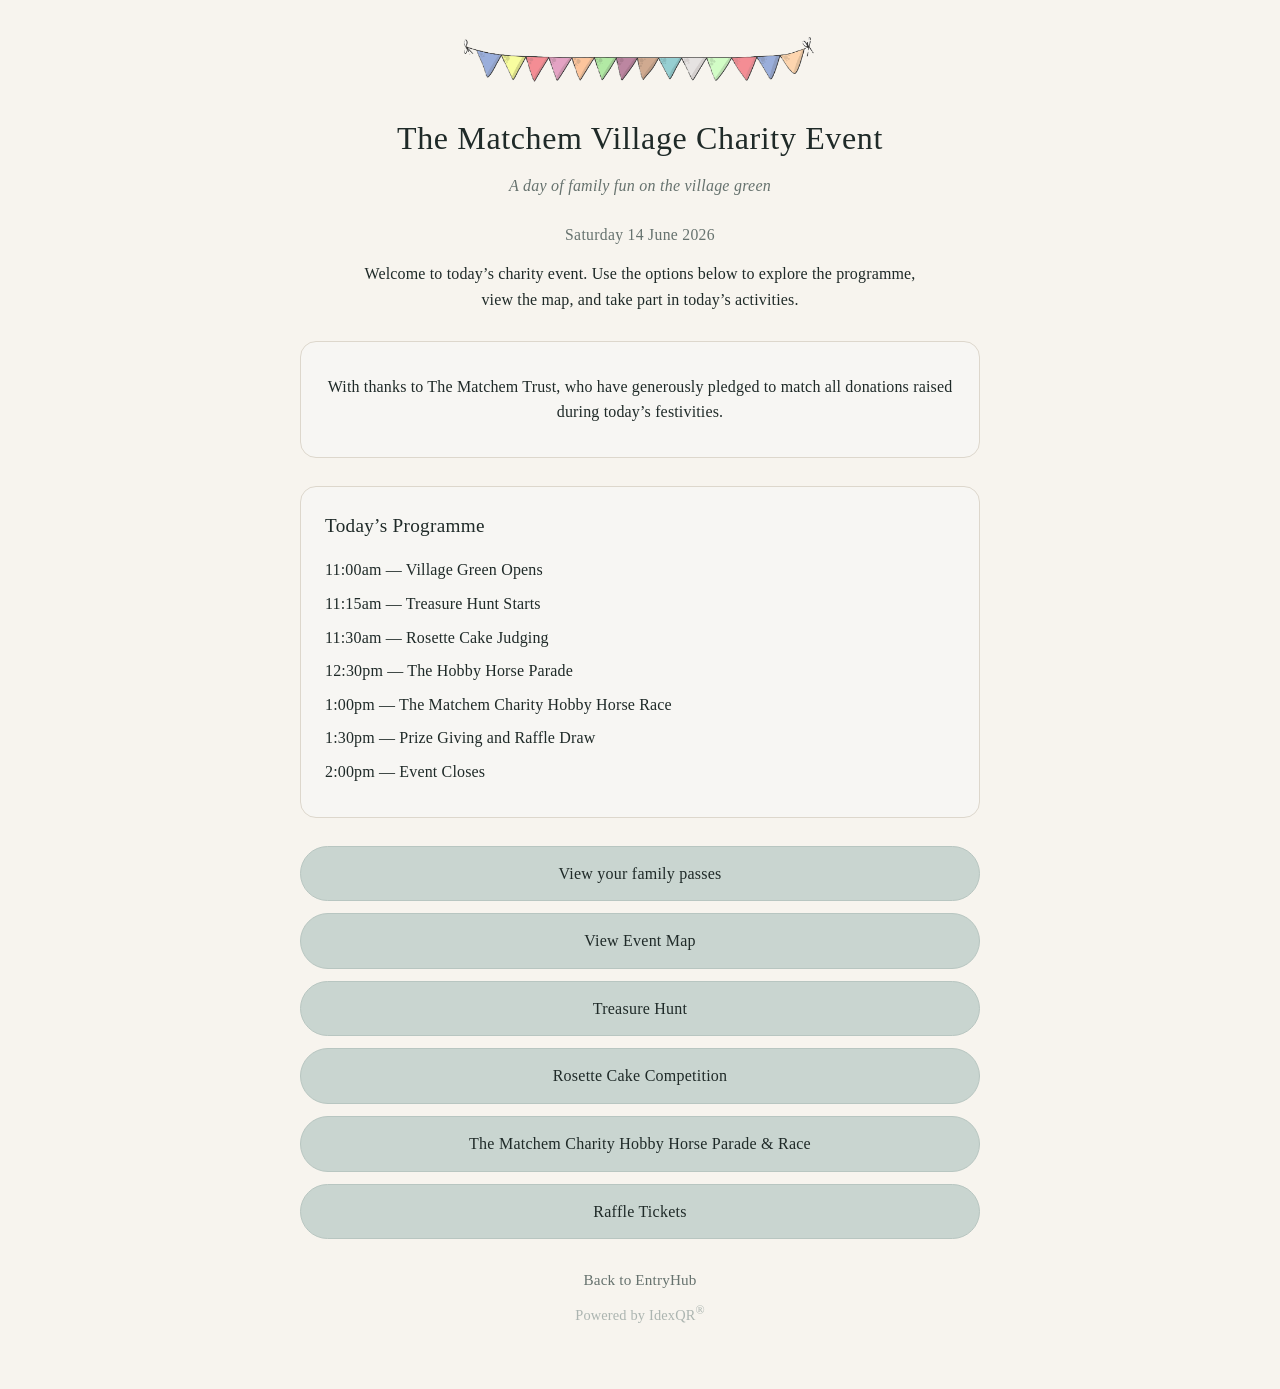
<file: index.html>
<!doctype html>
<html lang="en-GB">
<head>
  <meta charset="utf-8" />
  <meta name="viewport" content="width=device-width, initial-scale=1" />
  <title>The Matchem Village Charity Event</title>
  <meta
    name="description"
    content="A day of family fun on the village green."
  />
  <link rel="stylesheet" href="style.css?v=3" />
</head>

<body>
<main class="wrap hero">

  <img src="images/bunting.png" alt="" class="bunting" aria-hidden="true">

  <h1>The Matchem Village Charity Event</h1>

  <p class="sub">A day of family fun on the village green</p>

   <p class="event-date">Saturday 14 June 2026</p>

  <p class="intro">
    Welcome to today’s charity event.  
    Use the options below to explore the programme, view the map, and take part in today’s activities.
  </p>

 <section class="card support-card">
  <p>
    With thanks to The Matchem Trust, who have generously pledged to match all donations raised during today’s festivities.
  </p>
</section>

  <section class="card">
    <h2>Today’s Programme</h2>

    <p>11:00am — Village Green Opens</p>
    <p>11:15am — Treasure Hunt Starts</p>
    <p>11:30am — Rosette Cake Judging</p>
    <p>12:30pm — The Hobby Horse Parade</p>
    <p>1:00pm — The Matchem Charity Hobby Horse Race</p>
    <p>1:30pm — Prize Giving and Raffle Draw</p>
    <p>2:00pm — Event Closes</p>
  </section>

  <div class="button-group">
  <a href="tickets.html" class="quiet-button">View your family passes</a>
  <a href="map.html" class="quiet-button">View Event Map</a>
  <a href="treasure.html" class="quiet-button">Treasure Hunt</a>
  <a href="cake.html" class="quiet-button">Rosette Cake Competition</a>
  <a href="race.html" class="quiet-button">The Matchem Charity Hobby Horse Parade & Race</a>
  <a href="https://qr-entryhub.com/raffle.html" class="quiet-button">Raffle Tickets</a>
</div>

 <a href="https://qr-entryhub.com" class="back-link">
  Back to EntryHub
</a>

<p class="powered-by">
  Powered by IdexQR<sup>®</sup>
</p>
</main>
</body>
</html>
</file>
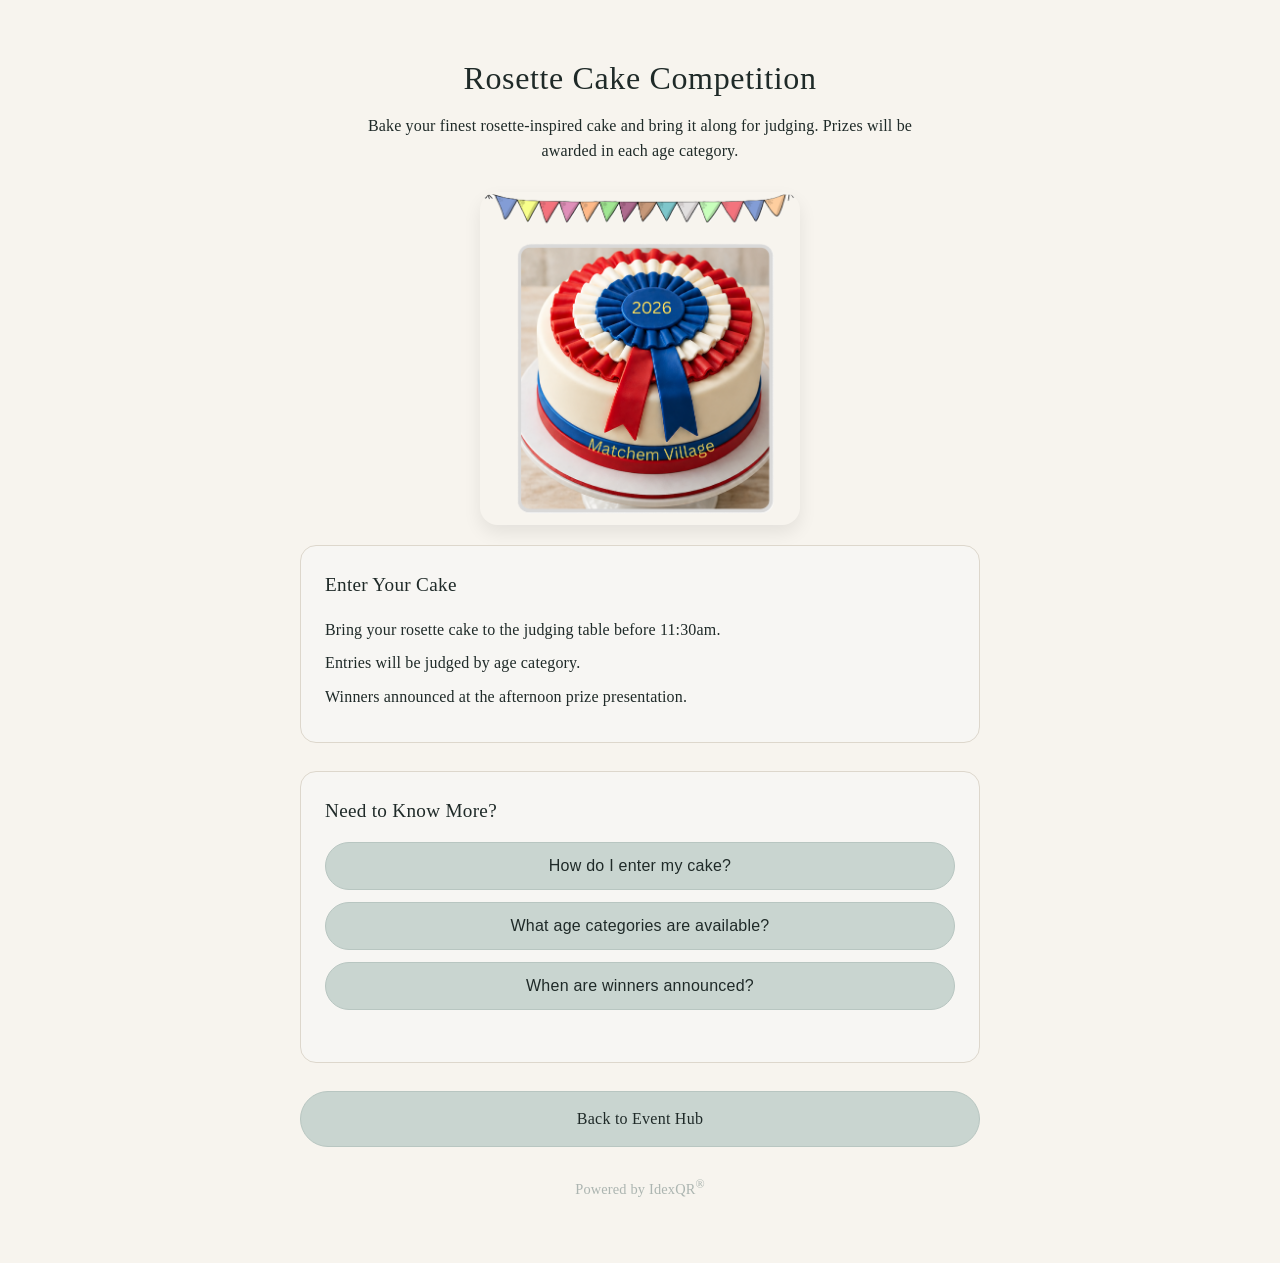
<file: cake.html>
<!doctype html>
<html lang="en-GB">
<head>
  <meta charset="utf-8" />
  <meta name="viewport" content="width=device-width, initial-scale=1" />
  <title>Rosette Cake Competition — The Matchem Village Charity Event</title>
<meta
  name="description"
  content="Enter the Rosette Cake Competition and bring your finest rosette-inspired cake for judging at today’s charity event."
/>
<link rel="stylesheet" href="style.css?v=2" />
</head>

<body>
<main class="wrap hero">

  <h1 id="page-title" class="sr-only">Rosette Cake Competition</h1>

  <p class="sr-only">
    You have opened the Rosette Cake Competition page.
    Here you can learn how to enter your cake and when judging will take place.
    Tap the information below to find out more.
  </p>

  <h1 aria-hidden="true">Rosette Cake Competition</h1>

  <p class="intro">
    Bake your finest rosette-inspired cake and bring it along for judging.
    Prizes will be awarded in each age category.
  </p>

  <img src="images/rosette-cake.png" alt="Rosette cake competition example" class="feature-image">

  <section class="card">
    <h2>Enter Your Cake</h2>
    <p>Bring your rosette cake to the judging table before 11:30am.</p>
    <p>Entries will be judged by age category.</p>
    <p>Winners announced at the afternoon prize presentation.</p>
  </section>
  
 <section class="card">
  <h2>Need to Know More?</h2>

  <div class="button-group">

    <button class="quiet-button" onclick="playSection('enter-cake', 'enterCake')">
      How do I enter my cake?
    </button>

    <button class="quiet-button" onclick="playSection('cake-categories', 'ageCategories')">
      What age categories are available?
    </button>

    <button class="quiet-button" onclick="playSection('cake-results', 'winnersAnnounced')">
      When are winners announced?
    </button>

  </div>

  <audio id="enter-cake" preload="none">
    <source src="audio/enter-cake.mp3" type="audio/mpeg">
  </audio>

  <audio id="cake-categories" preload="none">
    <source src="audio/cake-categories.mp3" type="audio/mpeg">
  </audio>

  <audio id="cake-results" preload="none">
    <source src="audio/cake-results.mp3" type="audio/mpeg">
  </audio>

  <div id="enterCake" class="discover-text" hidden>
  Bring your completed rosette cake to the Rosette Cake Tent before judging begins.
  A steward will record your name and age category before placing your entry for display.

  <button class="stop-audio-button" type="button" onclick="stopCurrentAudio()">
    Stop audio
  </button>
</div>

<div id="ageCategories" class="discover-text" hidden>
  The competition includes Junior, Youth, and Adult categories,
  so bakers of all ages can take part.

  <button class="stop-audio-button" type="button" onclick="stopCurrentAudio()">
    Stop audio
  </button>
</div>

<div id="winnersAnnounced" class="discover-text" hidden>
  Winners will be announced during the afternoon prize presentation at 1:30pm.

  <button class="stop-audio-button" type="button" onclick="stopCurrentAudio()">
    Stop audio
  </button>
</div>

</section>
  <div class="button-group">
    <a href="index.html" class="quiet-button">Back to Event Hub</a>
  </div>

  <p class="powered-by">
    Powered by IdexQR<sup>®</sup>
  </p>

  <script>
  let currentAudio = null;

  function stopCurrentAudio() {
    if (currentAudio) {
      currentAudio.pause();
      currentAudio.currentTime = 0;
      currentAudio = null;
    }

    document.querySelectorAll('audio').forEach(audio => {
      audio.pause();
      audio.currentTime = 0;
    });
  }

  function playSection(audioId, textId) {
    stopCurrentAudio();

    document.querySelectorAll('.discover-text').forEach(text => {
      text.hidden = true;
    });

    const selectedAudio = document.getElementById(audioId);
    const selectedText = document.getElementById(textId);

    if (selectedText) {
      selectedText.hidden = false;
    }

    if (selectedAudio) {
      currentAudio = selectedAudio;
      currentAudio.play();
    }
  }
</script>
  
</main>
</body>
</html>
</file>
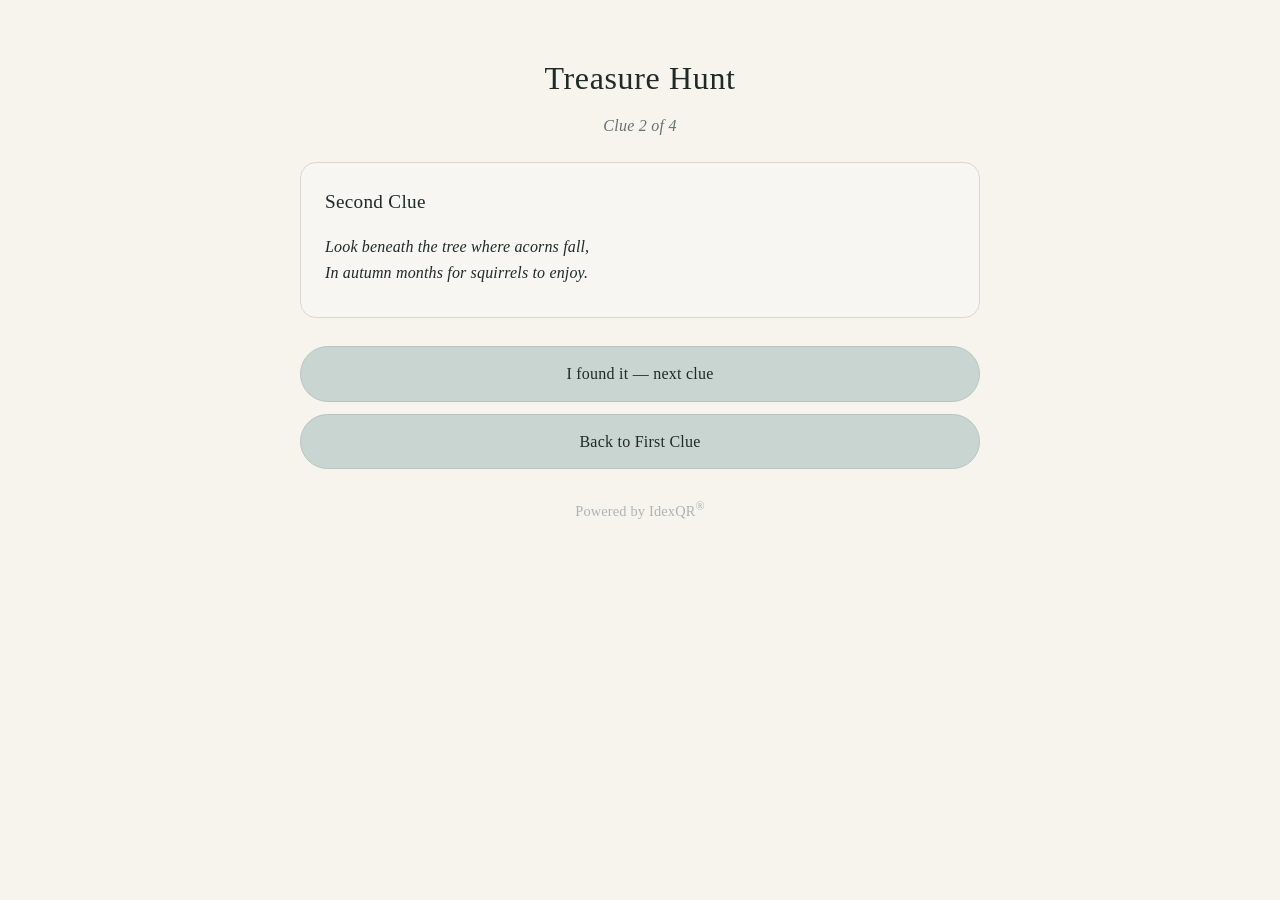
<file: clue2.html>
<!doctype html>
<html lang="en-GB">
<head>
  <meta charset="utf-8" />
  <meta name="viewport" content="width=device-width, initial-scale=1" />
  <title>Treasure Hunt — Clue 2</title>
  <meta
    name="description"
    content="Treasure Hunt Clue 2 for the Matchem Village Charity Event."
  />
  <link rel="stylesheet" href="style.css?v=1" />
</head>

<body>
<main class="wrap hero">

  <h1>Treasure Hunt</h1>

  <p class="sub">Clue 2 of 4</p>

  <section class="card">
    <h2>Second Clue</h2>
    <p><em>
      Look beneath the tree where acorns fall,<br>
      In autumn months for squirrels to enjoy.
    </em></p>
  </section>

  <div class="button-group">
    <a href="clue3.html" class="quiet-button">I found it — next clue</a>
    <a href="treasure.html" class="quiet-button">Back to First Clue</a>
  </div>

  <p class="powered-by">
    Powered by IdexQR<sup>®</sup>
  </p>

</main>
</body>
</html>
</file>
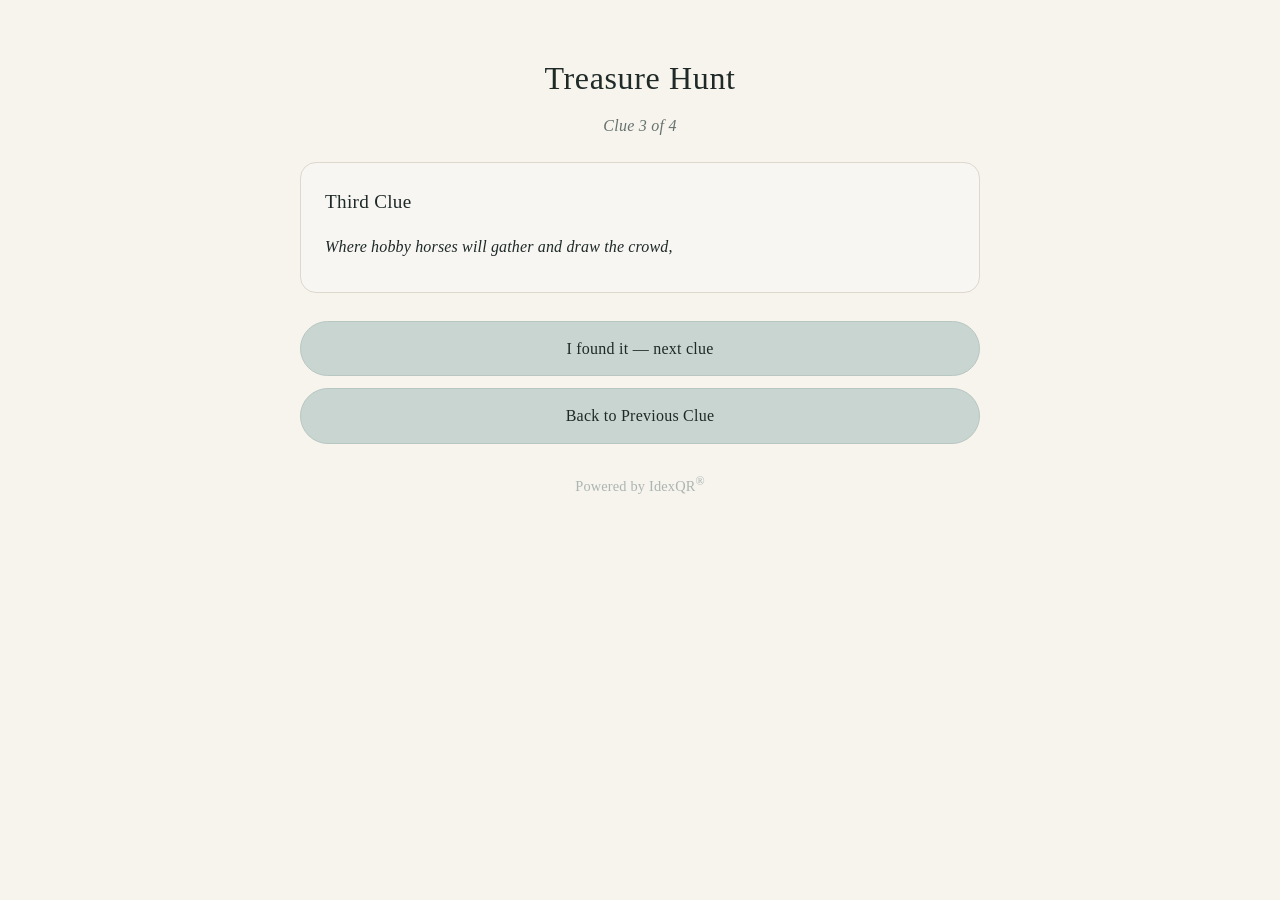
<file: clue3.html>
<!doctype html>
<html lang="en-GB">
<head>
  <meta charset="utf-8" />
  <meta name="viewport" content="width=device-width, initial-scale=1" />
  <title>Treasure Hunt — Clue 3</title>
  <meta
    name="description"
    content="Treasure Hunt Clue 3 for the Matchem Village Charity Event."
  />
  <link rel="stylesheet" href="style.css?v=1" />
</head>

<body>
<main class="wrap hero">

  <h1>Treasure Hunt</h1>

  <p class="sub">Clue 3 of 4</p>

  <section class="card">
    <h2>Third Clue</h2>
    <p><em>
      Where hobby horses will gather and draw the crowd,
    </em></p>
  </section>

  <div class="button-group">
    <a href="clue4.html" class="quiet-button">I found it — next clue</a>
    <a href="clue2.html" class="quiet-button">Back to Previous Clue</a>
  </div>

  <p class="powered-by">
    Powered by IdexQR<sup>®</sup>
  </p>

</main>
</body>
</html>
</file>
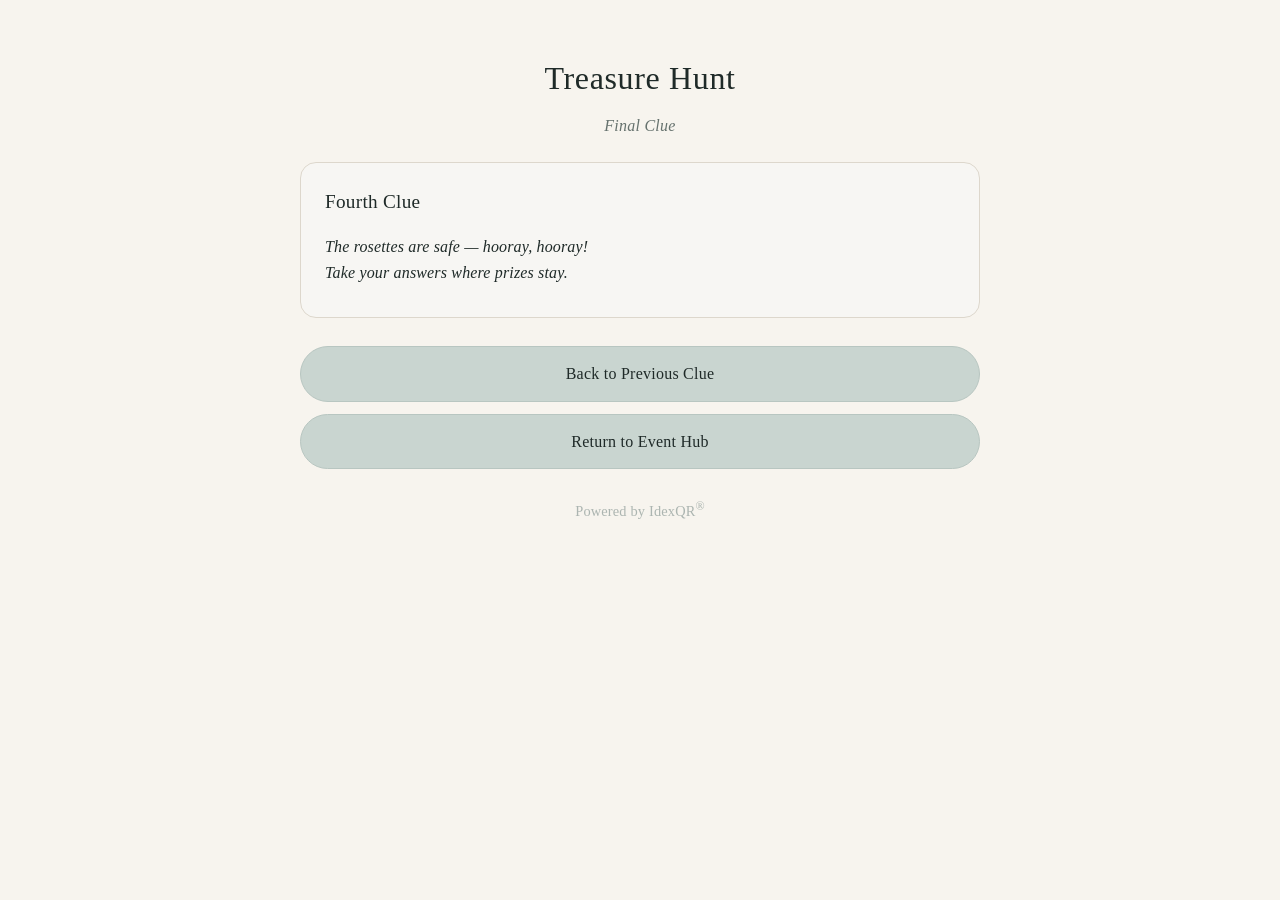
<file: clue4.html>
<!doctype html>
<html lang="en-GB">
<head>
  <meta charset="utf-8" />
  <meta name="viewport" content="width=device-width, initial-scale=1" />
  <title>Treasure Hunt — Final Clue</title>
  <meta
    name="description"
    content="Final Treasure Hunt clue for the Matchem Village Charity Event."
  />
  <link rel="stylesheet" href="style.css?v=1" />
</head>

<body>
<main class="wrap hero">

  <h1>Treasure Hunt</h1>

  <p class="sub">Final Clue</p>

  <section class="card">
    <h2>Fourth Clue</h2>
    <p><em>
      The rosettes are safe — hooray, hooray!<br>
      Take your answers where prizes stay.
    </em></p>
  </section>

  <div class="button-group">
    <a href="clue3.html" class="quiet-button">Back to Previous Clue</a>
    <a href="index.html" class="quiet-button">Return to Event Hub</a>
  </div>

  <p class="powered-by">
    Powered by IdexQR<sup>®</sup>
  </p>

</main>
</body>
</html>
</file>
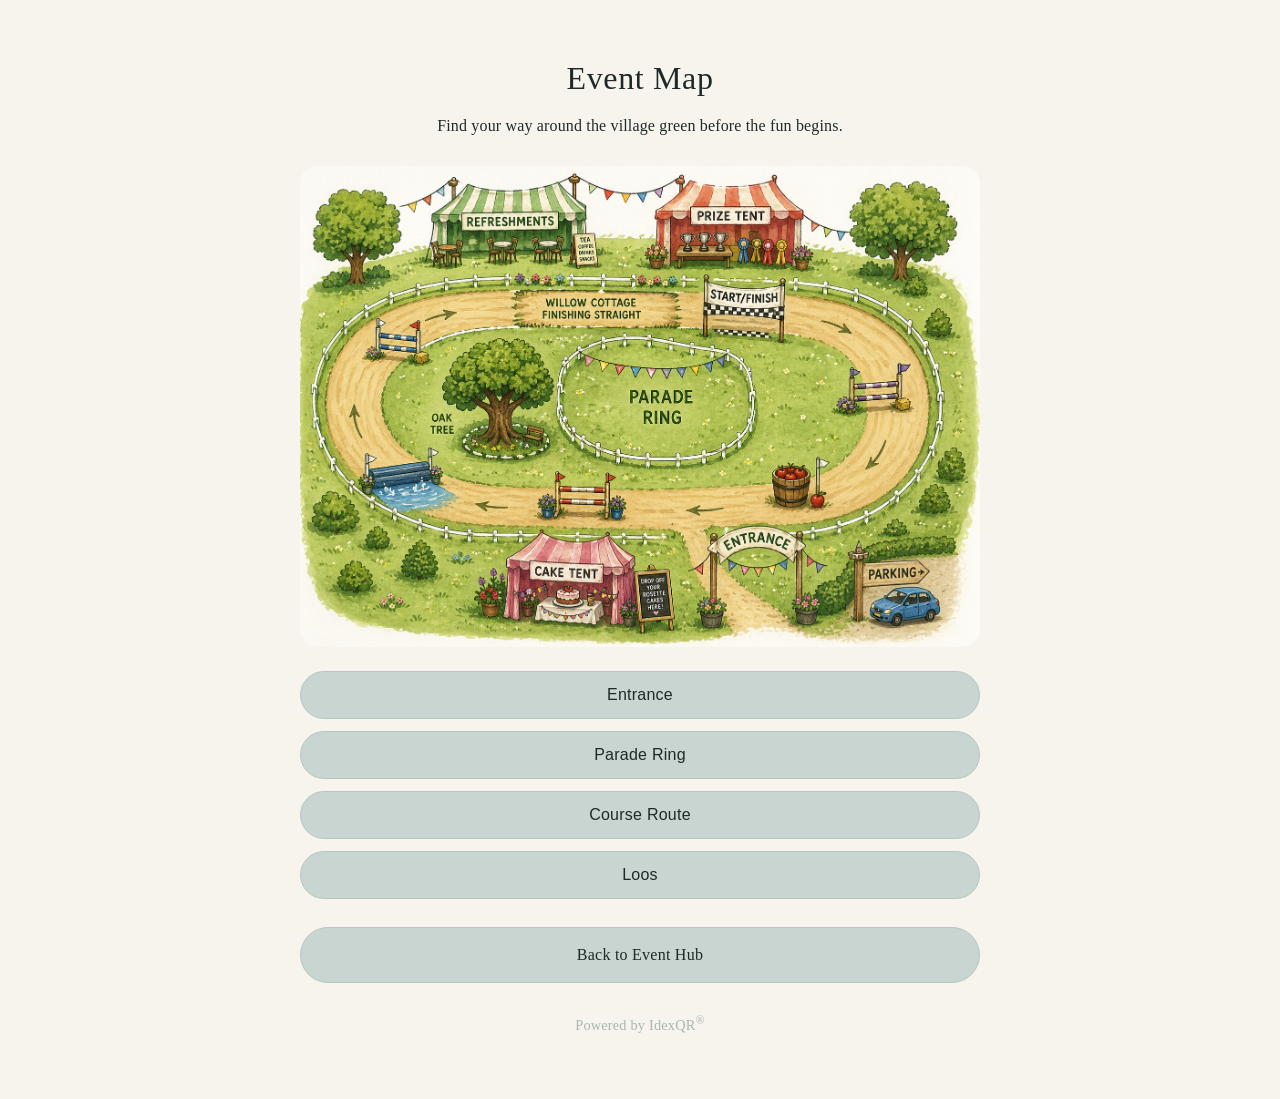
<file: map.html>
<!doctype html>
<html lang="en-GB">
<head>
  <meta charset="utf-8" />
  <meta name="viewport" content="width=device-width, initial-scale=1" />

  <title>Event Map — Matchem Village Charity Event</title>
  <meta name="description" content="Find your way around the Matchem Village Charity Event." />

  <link rel="stylesheet" href="style.css?v=8" />
</head>

<body>
<main class="wrap hero">

  <h1>Event Map</h1>

  <p class="intro">
    Find your way around the village green before the fun begins.
  </p>

  <section class="sr-only" aria-labelledby="map-description-title">
    <h2 id="map-description-title">Event map description</h2>
    <p>
      The entrance and parking are at the bottom of the map.
      The Cake Tent is near the entrance for easy cake drop-off.
      The Parade Ring sits in the centre of the village green, with the hobby horse racecourse looping around it.
      The Oak Tree is also inside the racecourse loop and is one of the treasure hunt landmarks.
      The Refreshments Tent and Prize Tent are near the top of the green.
      The Start and Finish area is beside the racecourse, leading into the Willow Cottage Finish Straight.
    </p>
  </section>

  <div class="map-wrap">
    <img
      src="images/event-map.png"
      alt="Illustrated map of The Matchem Village Charity Event."
      class="event-map"
    >
    <div id="loos" class="map-point">Loos are in Village Hall</div>
    <div id="parade" class="map-point">Parade Ring</div>
    <div id="entrance" class="map-point">Entrance</div>

<div class="course-dot dot-1"></div>
<div class="course-dot dot-2"></div>
<div class="course-dot dot-3"></div>
<div class="course-dot dot-4"></div>
<div class="course-dot dot-5"></div>
</div>

  <div class="map-buttons">
  <button class="quiet-button" onclick="showMapPoint('entrance')">
    Entrance
  </button>

  <button class="quiet-button" onclick="showMapPoint('parade')">
    Parade Ring
  </button>

  <button class="quiet-button" onclick="showCourseRoute()">
    Course Route
  </button>

<button class="quiet-button" onclick="showMapPoint('loos')">
  Loos
</button>
</div>

  <div class="button-group">
    <a href="index.html" class="quiet-button">Back to Event Hub</a>
  </div>

  <p class="powered-by">
    Powered by IdexQR<sup>®</sup>
  </p>

</main>

<script>
function clearMapHighlights() {
  document.querySelectorAll('.map-point, .course-dot').forEach(el => {
    el.classList.remove('active');
  });
}

function showMapPoint(id) {
  clearMapHighlights();

  const point = document.getElementById(id);

  if (point) {
    point.classList.add('active');
  }
}

function showCourseRoute() {
  clearMapHighlights();

  const dots = document.querySelectorAll('.course-dot');

  dots.forEach((dot, index) => {
    setTimeout(() => {
      dot.classList.add('active');
    }, index * 350);
  });
}
</script>

</body>
</html>
</file>
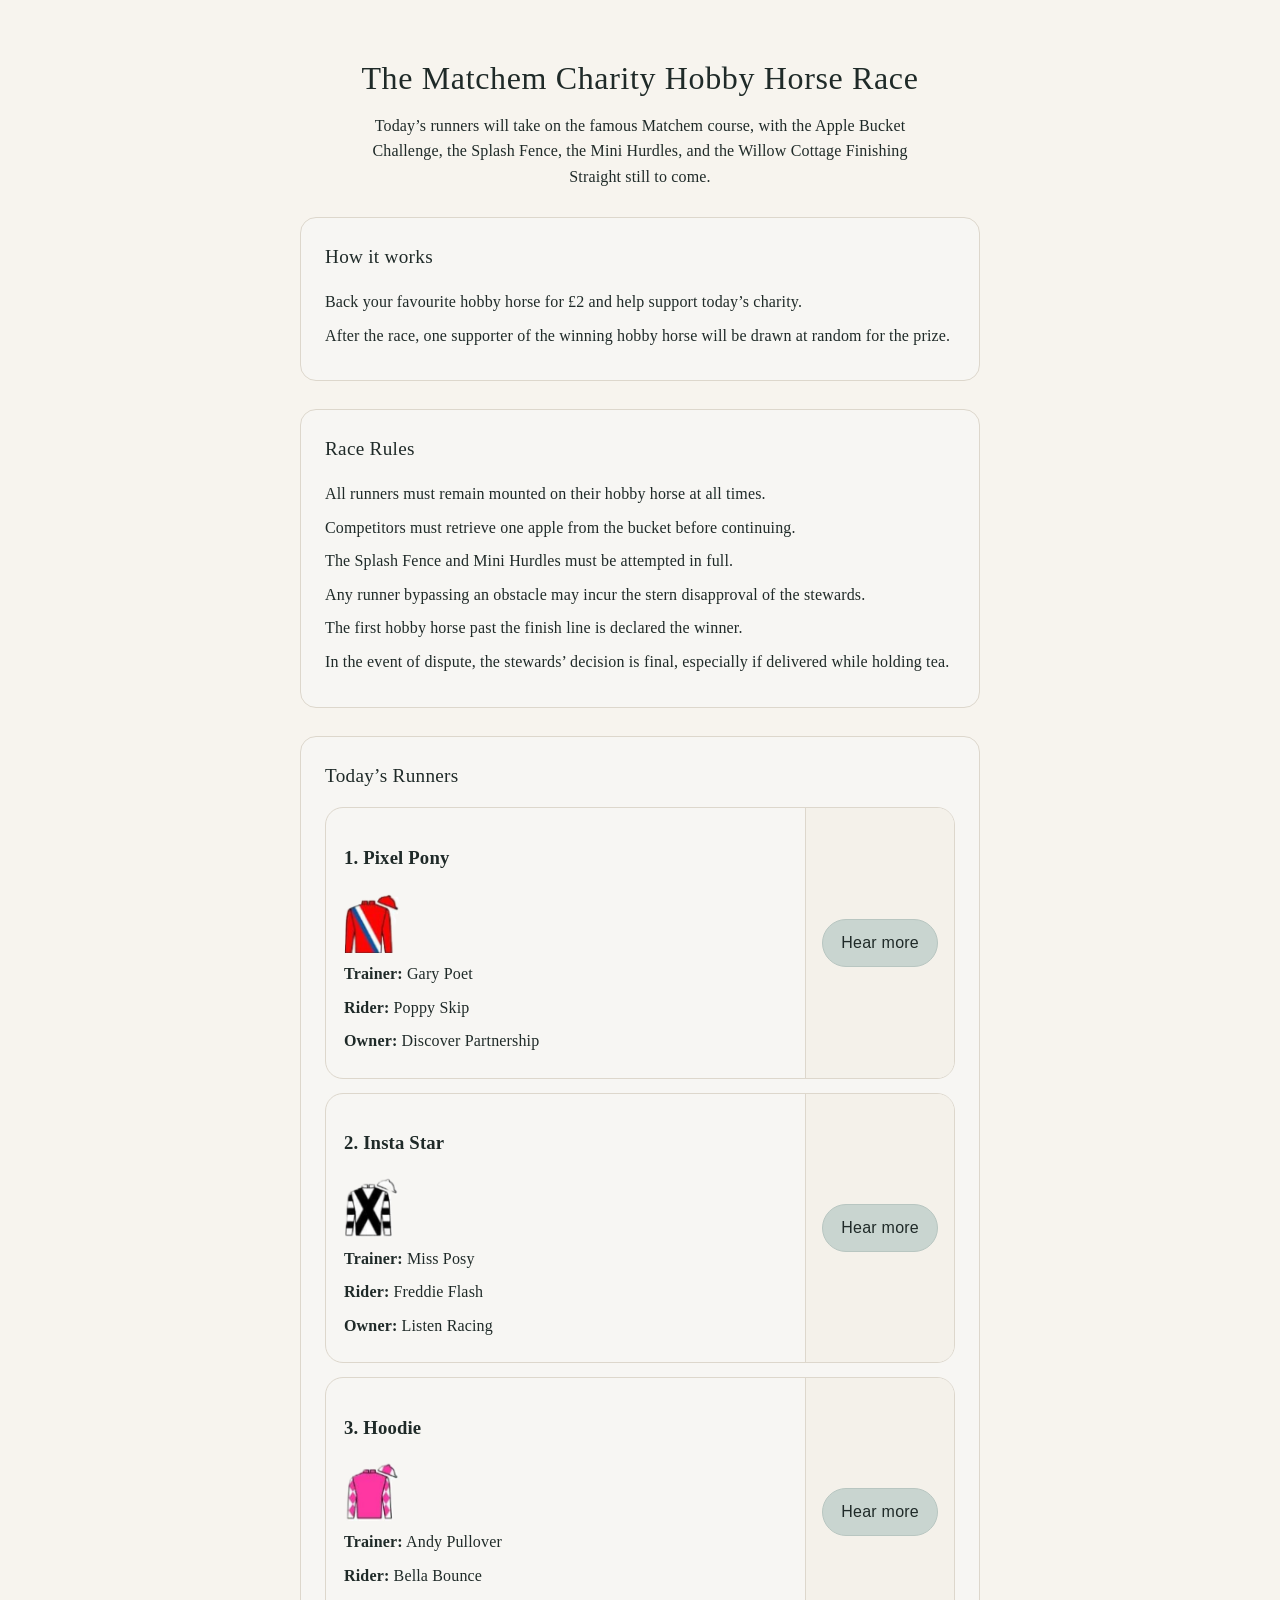
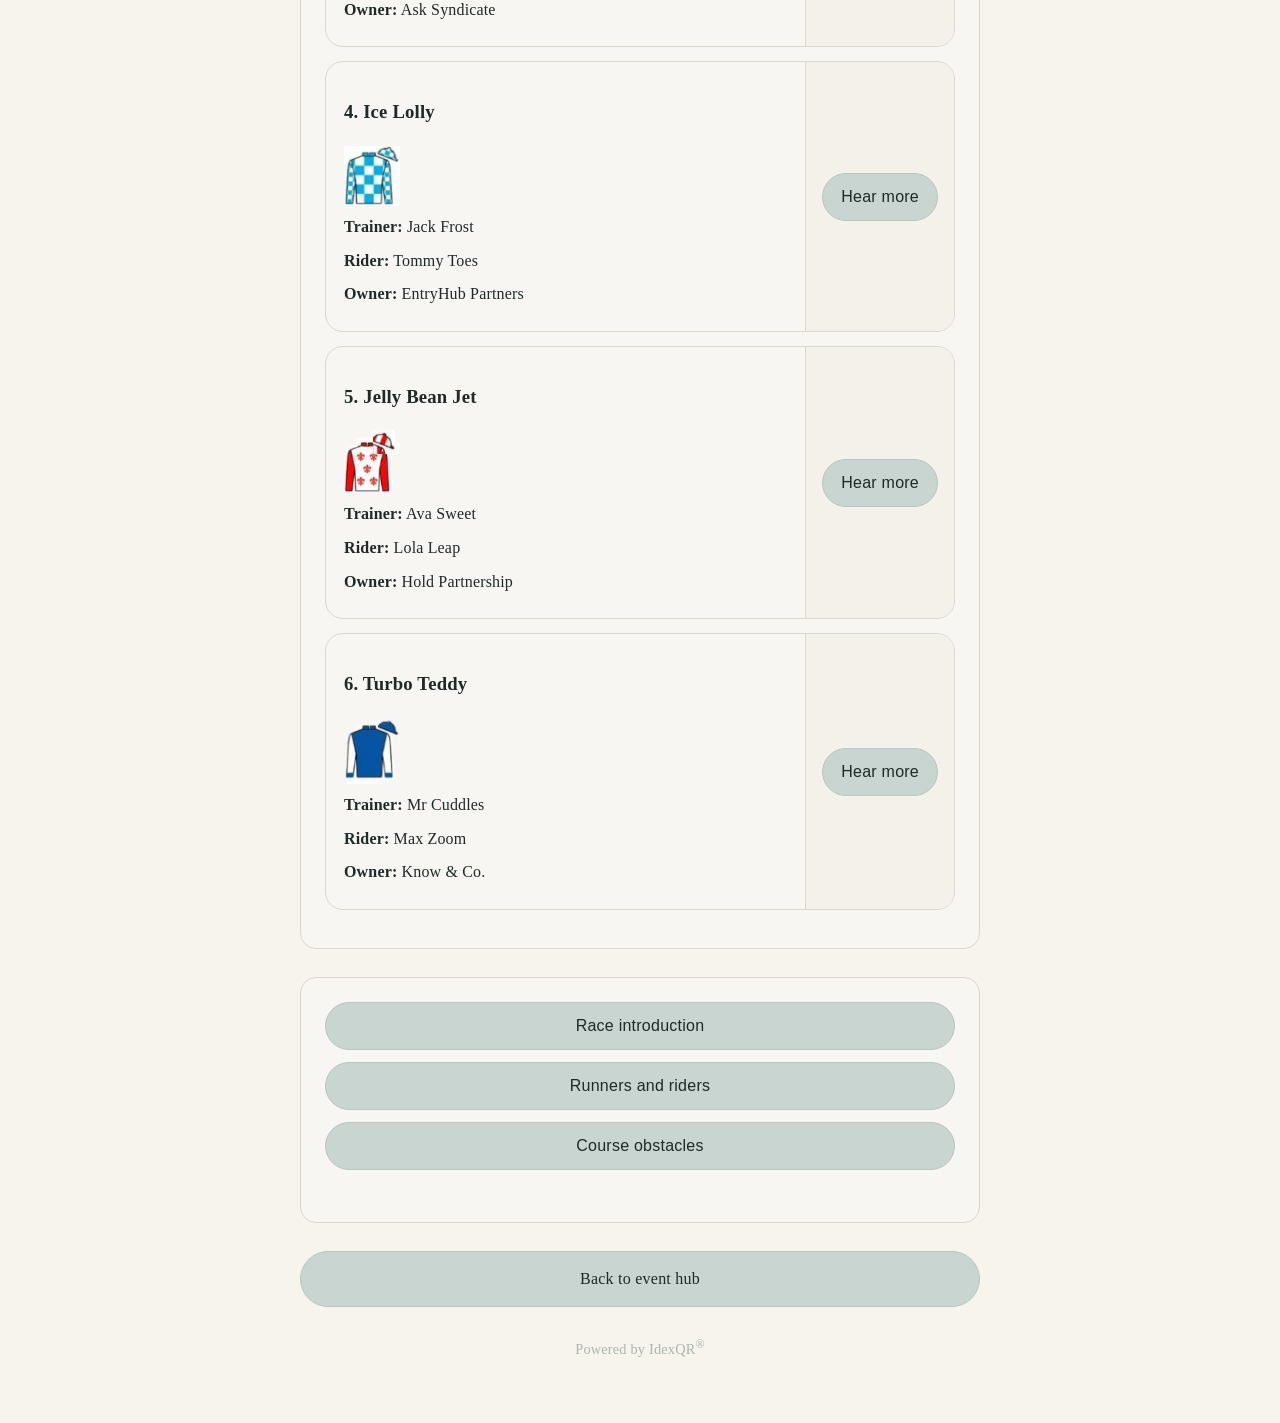
<file: race.html>
<!doctype html>
<html lang="en-GB">
<head>
  <meta charset="utf-8" />
  <meta name="viewport" content="width=device-width, initial-scale=1" />

  <title>The Matchem Charity Hobby Horse Race — Matchem Village Charity Event</title>
  <meta
    name="description"
    content="Meet the runners and back your favourite in the Matchem Charity Hobby Horse Race."
  />

  <link rel="stylesheet" href="style.css?v=5" />
</head>

<body>
<main class="wrap hero">

  <h1 id="page-title" class="sr-only">The Matchem Charity Hobby Horse Race</h1>

  <p class="sr-only">
    You have opened The Matchem Charity Hobby Horse Race page.
    Here you can view today’s runners and hear how the race works, learn the rules,
    and explore the course obstacles. Tap a button below to hear more.
  </p>

  <h1 aria-hidden="true">The Matchem Charity Hobby Horse Race</h1>

  <p class="intro">
  Today’s runners will take on the famous Matchem course, with the Apple Bucket Challenge,
  the Splash Fence, the Mini Hurdles, and the Willow Cottage Finishing Straight still to come.
</p>
  
  <section class="card">
    <h2>How it works</h2>
    <p>Back your favourite hobby horse for £2 and help support today’s charity.</p>
    <p>After the race, one supporter of the winning hobby horse will be drawn at random for the prize.</p>
  </section>

  <section class="card">
    <h2>Race Rules</h2>
    <p>All runners must remain mounted on their hobby horse at all times.</p>
    <p>Competitors must retrieve one apple from the bucket before continuing.</p>
    <p>The Splash Fence and Mini Hurdles must be attempted in full.</p>
    <p>Any runner bypassing an obstacle may incur the stern disapproval of the stewards.</p>
    <p>The first hobby horse past the finish line is declared the winner.</p>
    <p>In the event of dispute, the stewards’ decision is final, especially if delivered while holding tea.</p>
  </section>

  <section class="card runner-list" aria-label="Today’s runners">
    <h2>Today’s Runners</h2>

    <div class="runner-card">
      <div class="runner-info">
        <h3>1. Pixel Pony</h3>
        <img src="images/silks1.png" alt="Silks for Pixel Pony" class="silks" />
        <p><strong>Trainer:</strong> Gary Poet</p>
        <p><strong>Rider:</strong> Poppy Skip</p>
        <p><strong>Owner:</strong> Discover Partnership</p>
      </div>

      <div class="runner-action">
        <button class="quiet-button" onclick="playSection('pixel-pony', 'pixelPonyText')">
          Hear more
        </button>
      </div>
    </div>

    <audio id="pixel-pony" preload="none">
      <source src="audio/pixel-pony.mp3" type="audio/mpeg">
    </audio>

    <div id="pixelPonyText" class="discover-text" hidden>
      Pixel Pony is a quick-thinking runner who always seems one step ahead of the others.
    </div>


    <div class="runner-card">
      <div class="runner-info">
        <h3>2. Insta Star</h3>
        <img src="images/silks2.png" alt="Silks for Insta Star" class="silks" />
        <p><strong>Trainer:</strong> Miss Posy</p>
        <p><strong>Rider:</strong> Freddie Flash</p>
        <p><strong>Owner:</strong> Listen Racing</p>
      </div>

      <div class="runner-action">
        <button class="quiet-button" onclick="playSection('insta-star', 'instaStarText')">
          Hear more
        </button>
      </div>
    </div>

    <audio id="insta-star" preload="none">
      <source src="audio/insta-star.mp3" type="audio/mpeg">
    </audio>

    <div id="instaStarText" class="discover-text" hidden>
      Insta Star loves the spotlight and usually waves to the crowd on the way round.
    </div>


    <div class="runner-card">
      <div class="runner-info">
        <h3>3. Hoodie</h3>
        <img src="images/silks3.png" alt="Silks for Hoodie" class="silks" />
        <p><strong>Trainer:</strong> Andy Pullover</p>
        <p><strong>Rider:</strong> Bella Bounce</p>
        <p><strong>Owner:</strong> Ask Syndicate</p>
      </div>

      <div class="runner-action">
        <button class="quiet-button" onclick="playSection('hoodie', 'hoodieText')">
          Hear more
        </button>
      </div>
    </div>

    <audio id="hoodie" preload="none">
      <source src="audio/hoodie.mp3" type="audio/mpeg">
    </audio>

    <div id="hoodieText" class="discover-text" hidden>
      Hoodie is a cosy competitor who runs best once properly warmed up.
    </div>


    <div class="runner-card">
      <div class="runner-info">
        <h3>4. Ice Lolly</h3>
        <img src="images/silks4.png" alt="Silks for Ice Lolly" class="silks" />
        <p><strong>Trainer:</strong> Jack Frost</p>
        <p><strong>Rider:</strong> Tommy Toes</p>
        <p><strong>Owner:</strong> EntryHub Partners</p>
      </div>

      <div class="runner-action">
        <button class="quiet-button" onclick="playSection('ice-lolly', 'iceLollyText')">
          Hear more
        </button>
      </div>
    </div>

    <audio id="ice-lolly" preload="none">
      <source src="audio/ice-lolly.mp3" type="audio/mpeg">
    </audio>

    <div id="iceLollyText" class="discover-text" hidden>
      Ice Lolly is cool under pressure, but the sunshine may bring out an extra turn of speed.
    </div>


    <div class="runner-card">
      <div class="runner-info">
        <h3>5. Jelly Bean Jet</h3>
        <img src="images/silks5.png" alt="Silks for Jelly Bean Jet" class="silks" />
        <p><strong>Trainer:</strong> Ava Sweet</p>
        <p><strong>Rider:</strong> Lola Leap</p>
        <p><strong>Owner:</strong> Hold Partnership</p>
      </div>

      <div class="runner-action">
        <button class="quiet-button" onclick="playSection('jelly-bean-jet', 'jellyBeanJetText')">
          Hear more
        </button>
      </div>
    </div>

    <audio id="jelly-bean-jet" preload="none">
      <source src="audio/jelly-bean-jet.mp3" type="audio/mpeg">
    </audio>

    <div id="jellyBeanJetText" class="discover-text" hidden>
      Jelly Bean Jet has bursts of speed that can surprise even the stewards.
    </div>


    <div class="runner-card">
      <div class="runner-info">
        <h3>6. Turbo Teddy</h3>
        <img src="images/silks6.png" alt="Silks for Turbo Teddy" class="silks" />
        <p><strong>Trainer:</strong> Mr Cuddles</p>
        <p><strong>Rider:</strong> Max Zoom</p>
        <p><strong>Owner:</strong> Know &amp; Co.</p>
      </div>

      <div class="runner-action">
        <button class="quiet-button" onclick="playSection('turbo-teddy', 'turboTeddyText')">
          Hear more
        </button>
      </div>
    </div>

    <audio id="turbo-teddy" preload="none">
      <source src="audio/turbo-teddy.mp3" type="audio/mpeg">
    </audio>

    <div id="turboTeddyText" class="discover-text" hidden>
      Turbo Teddy is hugely popular and always gives everything to the finish.
    </div>
  </section>

  <section class="card">
 <div class="button-group race-buttons">
  <button class="quiet-button" onclick="playSection('race-intro', 'raceIntroText')">
    Race introduction
  </button>

  <button class="quiet-button" onclick="playSection('runners-and-riders', 'runnersText')">
    Runners and riders
  </button>

  <button class="quiet-button" onclick="playSection('course-obstacles', 'courseText')">
    Course obstacles
  </button>
  </div>
   
  <audio id="race-intro" preload="none">
    <source src="audio/race-intro.mp3" type="audio/mpeg">
  </audio>

  <div id="raceIntroText" class="discover-text" hidden>
    Welcome to the Matchem Village Charity Race Day, where our brave runners
    gather at Willow Cottage for a little chaos, a little courage, and a lot of cheering.
    <button class="stop-audio-button" type="button" onclick="stopCurrentAudio()">
    Stop audio
   </button>
  </div>

  <audio id="runners-and-riders" preload="none">
    <source src="audio/runners-and-riders.mp3" type="audio/mpeg">
  </audio>

  <div id="runnersText" class="discover-text" hidden>
    Meet today’s runners and riders, each ready to take on the famous Matchem course
    with determination, style, and possibly questionable steering.
    <button class="stop-audio-button" type="button" onclick="stopCurrentAudio()">
    Stop audio
   </button>
  </div>

  <audio id="course-obstacles" preload="none">
    <source src="audio/course-obstacles.mp3" type="audio/mpeg">
  </audio>

  <div id="courseText" class="discover-text" hidden>
    Our runners today will take on the famous Matchem course:
    the Apple Bucket Challenge, the daring Splash Fence, and the fearsome Mini Hurdles,
    before the final charge along the Willow Cottage Home Straight to the cheering crowds —
    this is where legends are made.
    <button class="stop-audio-button" type="button" onclick="stopCurrentAudio()">
    Stop audio
   </button>
  </div>
   </section>
    
  <div class="button-group">
   <a href="index.html" class="quiet-button">Back to event hub</a>
  </div>

  <p class="powered-by">
    Powered by IdexQR<sup>®</sup>
  </p>

</main>

<script>
  let currentAudio = null;

  function stopCurrentAudio() {
    if (currentAudio) {
      currentAudio.pause();
      currentAudio.currentTime = 0;
      currentAudio = null;
    }

    document.querySelectorAll('audio').forEach(audio => {
      audio.pause();
      audio.currentTime = 0;
    });
  }

  function playSection(audioId, textId) {
    stopCurrentAudio();

    document.querySelectorAll('.discover-text').forEach(text => {
      text.hidden = true;
    });

    const selectedAudio = document.getElementById(audioId);
    const selectedText = document.getElementById(textId);

    if (selectedText) {
      selectedText.hidden = false;
    }

    if (selectedAudio) {
      currentAudio = selectedAudio;
      currentAudio.play();
    }
  }
</script>

</body>
</html>
</file>
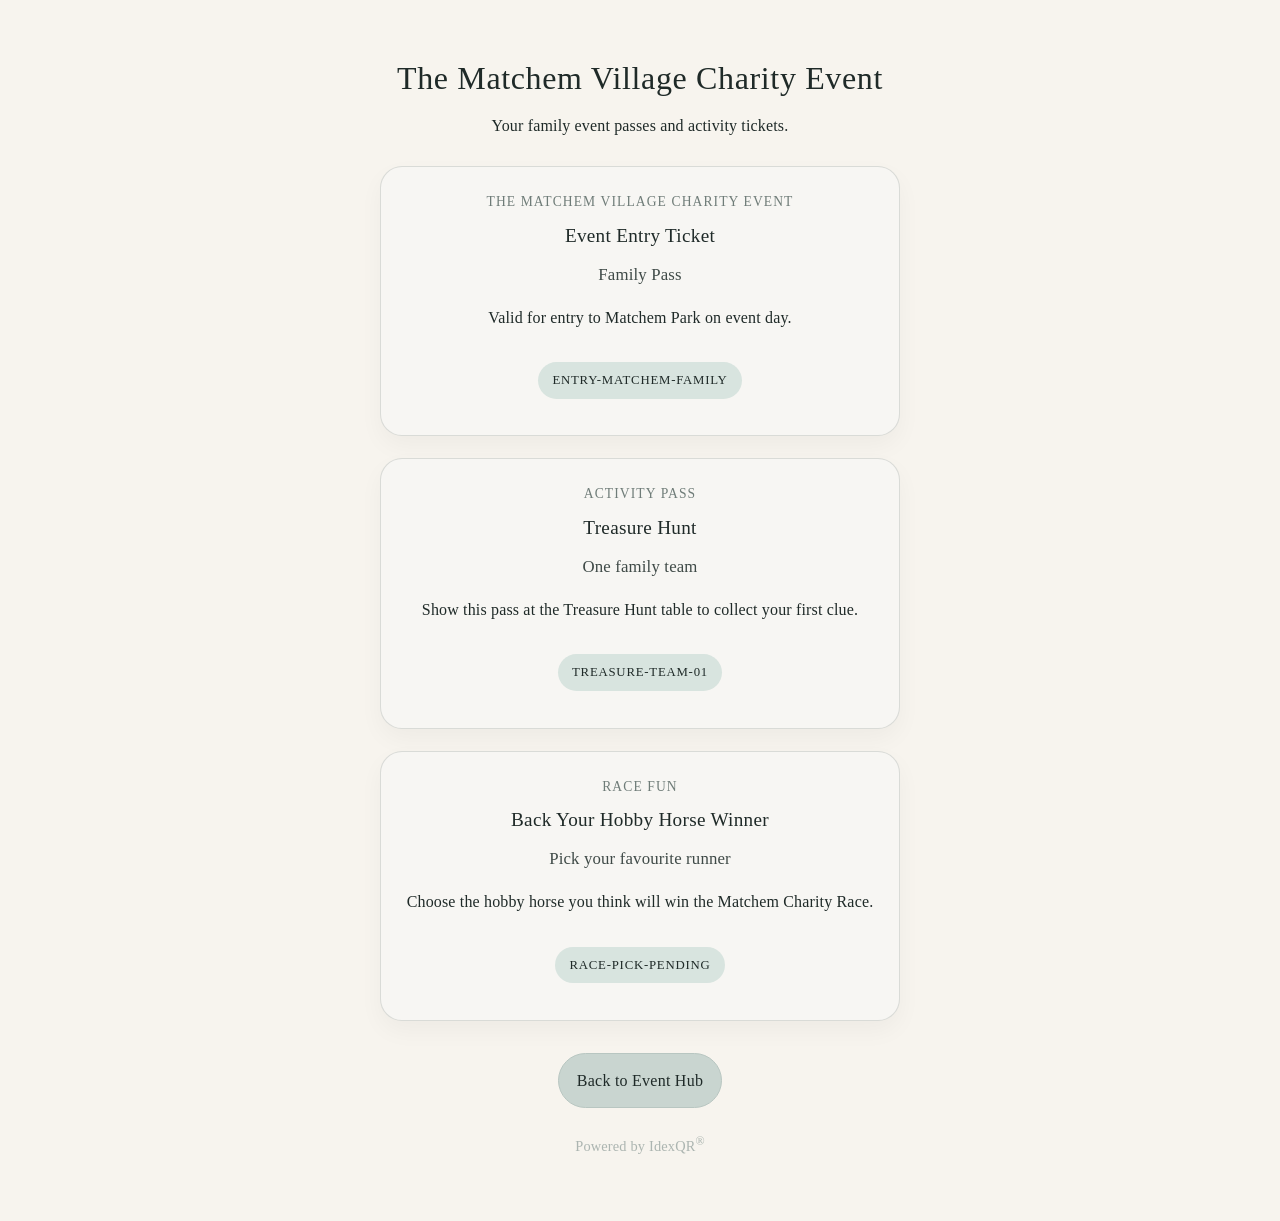
<file: tickets.html>
<!doctype html>
<html lang="en-GB">
<head>
  <meta charset="utf-8" />
  <meta name="viewport" content="width=device-width, initial-scale=1" />
  <title>The Matchem Village Charity Event Tickets</title>
  <link rel="stylesheet" href="style.css?v=1" />
</head>
<body>

  <main class="wrap">

    <section aria-labelledby="page-title">
      <h1 id="page-title" class="sr-only">
        The Matchem Village Charity Event tickets
      </h1>

      <p class="sr-only">
        Your family event passes and activity tickets for today.
        This page includes your event entry ticket,
        treasure hunt pass,
        and hobby horse race selection.
      </p>
    </section>

    <h1 aria-hidden="true">The Matchem Village Charity Event</h1>
    <p class="intro" aria-hidden="true">
      Your family event passes and activity tickets.
    </p>

    <section class="ticket-card" aria-label="Event entry ticket">
      <p class="ticket-label">The Matchem Village Charity Event</p>
      <h2>Event Entry Ticket</h2>
      <p class="ticket-detail">Family Pass</p>
      <p>Valid for entry to Matchem Park on event day.</p>
      <p class="ticket-code">ENTRY-MATCHEM-FAMILY</p>
    </section>

    <section class="ticket-card" aria-label="Treasure hunt pass">
      <p class="ticket-label">Activity Pass</p>
      <h2>Treasure Hunt</h2>
      <p class="ticket-detail">One family team</p>
      <p>Show this pass at the Treasure Hunt table to collect your first clue.</p>
      <p class="ticket-code">TREASURE-TEAM-01</p>
    </section>

    <section class="ticket-card" aria-label="Hobby horse race selection">
      <p class="ticket-label">Race Fun</p>
      <h2>Back Your Hobby Horse Winner</h2>
      <p class="ticket-detail">Pick your favourite runner</p>
      <p>Choose the hobby horse you think will win the Matchem Charity Race.</p>
      <p class="ticket-code">RACE-PICK-PENDING</p>
    </section>

    <div class="footer-wrap">
      <a href="index.html" class="quiet-button back-button">Back to Event Hub</a>
      <p class="powered-by">Powered by IdexQR<sup>®</sup></p>
    </div>

  </main>

</body>
</html>
</file>
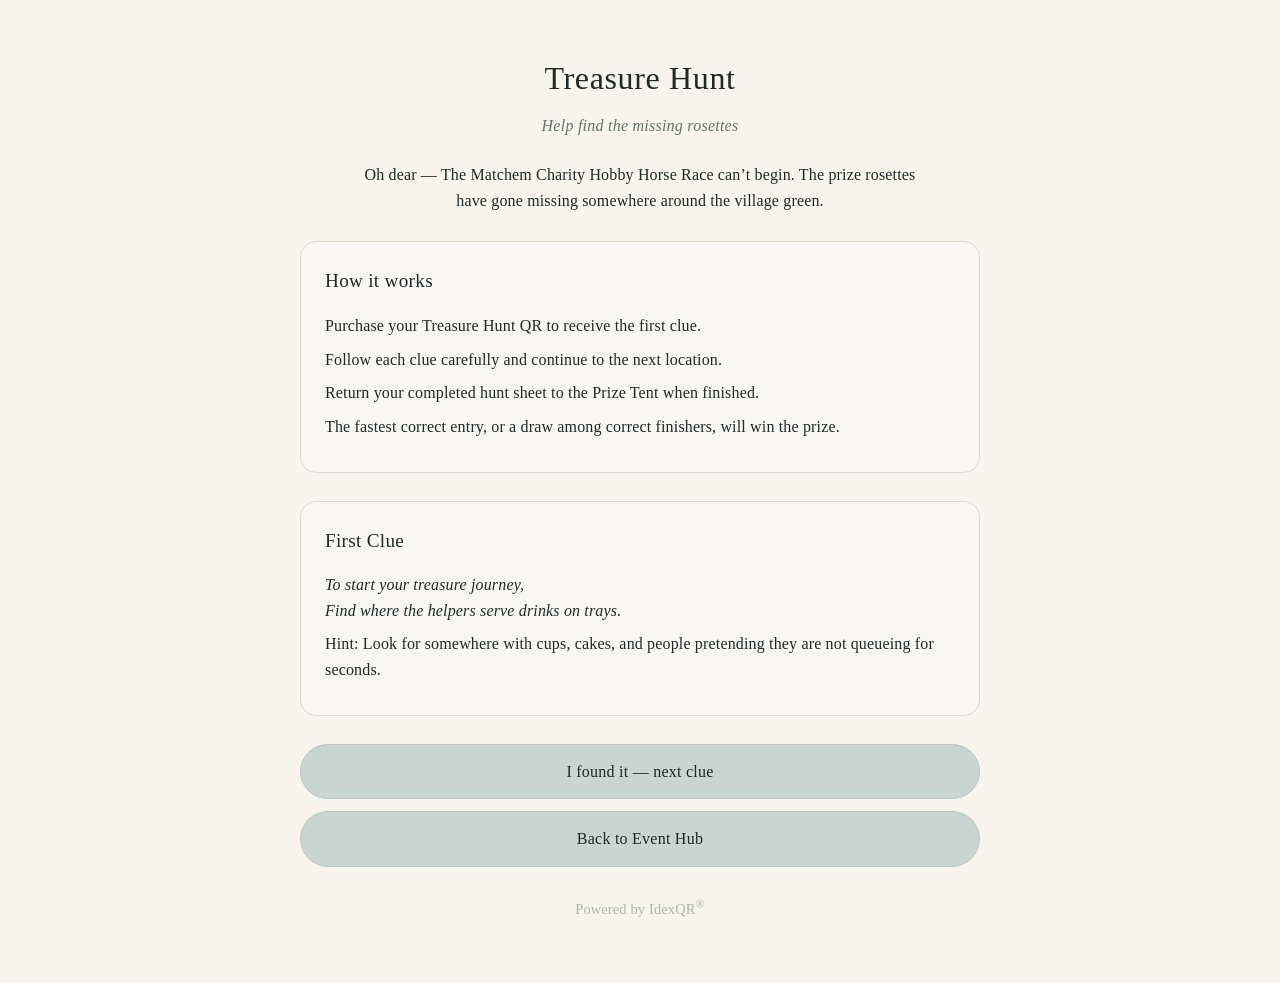
<file: treasure.html>
<!doctype html>
<html lang="en-GB">
<head>
  <meta charset="utf-8" />
  <meta name="viewport" content="width=device-width, initial-scale=1" />
  <title>Treasure Hunt — The Matchem Village Charity Event</title>
  <meta
    name="description"
    content="Follow the clues and help find the missing rosettes at The Matchem Village Charity Event."
  />
  <link rel="stylesheet" href="style.css?v=1" />
</head>

<body>
<main class="wrap hero">

  <h1>Treasure Hunt</h1>

  <p class="sub">Help find the missing rosettes</p>

  <p class="intro">
    Oh dear — The Matchem Charity Hobby Horse Race can’t begin.
    The prize rosettes have gone missing somewhere around the village green.
  </p>

  <section class="card">
    <h2>How it works</h2>
    <p>Purchase your Treasure Hunt QR to receive the first clue.</p>
    <p>Follow each clue carefully and continue to the next location.</p>
    <p>Return your completed hunt sheet to the Prize Tent when finished.</p>
    <p>The fastest correct entry, or a draw among correct finishers, will win the prize.</p>
  </section>

  <section class="card">
    <h2>First Clue</h2>
    <p><em>To start your treasure journey,<br>
    Find where the helpers serve drinks on trays.</em></p>

    <p class="hint">
      Hint: Look for somewhere with cups, cakes, and people pretending they are not queueing for seconds.
    </p>
  </section>

  <div class="button-group">
    <a href="clue2.html" class="quiet-button">I found it — next clue</a>
    <a href="index.html" class="quiet-button">Back to Event Hub</a>
  </div>

  <p class="powered-by">
    Powered by IdexQR<sup>®</sup>
  </p>

</main>
</body>
</html>
</file>
<file: style.css>
:root {
  --bg: #f7f4ee;
  --card-bg: #f7f6f3;
  --ink: #1f2a28;
  --muted: #66726e;
  --line: #ddd7cc;

  --button-bg: #c9d5d0;
  --button-border: #b8c6c1;
  --button-hover: #b8c6c1;
}

* {
  box-sizing: border-box;
}

body {
  margin: 0;
  font-family: Georgia, serif;
  letter-spacing: 0.01em;
  background: var(--bg);
  color: var(--ink);
  line-height: 1.6;
}

.bunting {
  width: 100%;
  max-width: 360px;
  display: block;
  --bg: #f7f4ee;
  margin: 0 auto 16px;
  opacity: 0.8;
}

h1 {
  font-size: 2rem;
  font-weight: normal;
  letter-spacing: 0.02em;
  margin-bottom: 8px;
}

h2 {
  font-size: 1.2rem;
  font-weight: normal;
  letter-spacing: 0.015em;
  margin-top: 0;
  margin-bottom: 16px;
}

.event-date {
  margin: 6px 0 14px;
  font-size: 0.98rem;
  color: var(--muted);
  letter-spacing: 0.02em;
}

.wrap {
  max-width: 720px;
  margin: 0 auto;
  padding: 32px 20px 48px;
}

.wrap h1,
.wrap .intro {
  text-align: center;
}

.footer-wrap {
  text-align: center;
  margin-top: 32px;
}

.hero {
  text-align: center;
}

.sub {
  color: var(--muted);
  font-style: italic;
  letter-spacing: 0.015em;
  margin-top: 0;
  margin-bottom: 24px;
}

.intro {
  max-width: 560px;
  margin: 0 auto 28px;
}

.card {
  background: var(--card-bg);
  border: 1px solid var(--line);
  border-radius: 16px;
  padding: 24px;
  margin-bottom: 28px;
  text-align: left;
}

.runner-list {
  margin-top: 28px;
}

.runner-card {
  display: flex;
  align-items: stretch;
  justify-content: space-between;
  margin: 14px 0;
  border: 1px solid var(--line);
  border-radius: 18px;
  background: var(--card);
  overflow: hidden;
}

.runner-info {
  flex: 1;
  padding: 16px 18px;
}

.runner-action {
  display: flex;
  align-items: center;
  justify-content: center;
  padding: 16px;
  background: #f4f1ea;
  border-left: 1px solid var(--line);
}

@media (max-width: 600px) {
  .runner-card {
    align-items: flex-start;
  }

  .runner-card .quiet-button {
    margin-top: 4px;
  }
}

.card p {
  margin: 8px 0;
}

.support-card {
  text-align: center;
}

.race-buttons {
  margin-bottom: 24px;
}

.button-group {
  display: grid;
  gap: 12px;
  margin-bottom: 28px;
}

.quiet-button {
  display: inline-block;
  padding: 14px 18px;
  background: var(--button-bg);
  border: 1px solid var(--button-border);
  border-radius: 999px;
  color: var(--ink);
  text-decoration: none;
  font-size: 1rem;
  letter-spacing: 0.015em;
  transition: 0.2s ease;
  font-weight: 500;
}

.quiet-button:hover {
  background: var(--button-hover);
}

.back-button {
  display: inline-block;
  text-decoration: none;
  margin-bottom: 16px;
}

.back-link,
.back-link:visited {
  color: var(--muted);
  text-decoration: none;
  font-size: 0.95rem;
}

.back-link:hover,
.back-link:focus {
  text-decoration: underline;
}

.stop-audio-button,
.chips .stop-audio-button {
  display: block;
  margin: 22px auto 10px;
  padding: 10px 20px;
  border: 1px solid rgba(15, 82, 186, 0.45);
  border-radius: 999px;

  background: rgba(15, 82, 186, 0.08);
  color: #0f52ba;

  font: inherit;
  font-size: 0.95rem;
  letter-spacing: 0.03em;
  cursor: pointer;

  min-width: 130px;
  text-align: center;
  box-shadow: none;
}

.powered-by {
  margin-top: 8px;
  font-size: 0.9rem;
  color: #9aa6a2;
  opacity: 0.8;
}

.silks {
  width: 56px;
  height: auto;
  margin-top: 6px;
  margin-bottom: 8px;
  display: block;
}

.event-map {
  width: 100%;
  max-width: 100%;
  height: auto;
  display: block;
  margin: 20px auto;
  border-radius: 18px;
}

.map-wrap {
  position: relative;
  max-width: 720px;
  margin: 24px auto;
}

.map-point {
  position: absolute;
  padding: 6px 10px;
  border-radius: 999px;
  background: rgba(201, 213, 208, 0.95);
  border: 1px solid var(--button-border);
  font-size: 0.85rem;
  opacity: 0;
  pointer-events: none;
  transition: opacity 0.3s ease;
}

.map-point.active {
  opacity: 1;
}

.map-buttons {
  display: grid;
  gap: 12px;
  margin-bottom: 28px;
}

#parade {
  top: 46%;
  left: 47%;
}

#entrance {
  top: 76%;
  left: 62%;
}

#loos {
  top: 92%;
  left: 1%;
}

.course-dot {
  position: absolute;
  width: 11px;
  height: 11px;
  border-radius: 50%;
  background: rgba(80, 105, 95, 0.85);
  opacity: 0;
  pointer-events: none;
}

.dot-1 { top: 32%; left: 82%; }  /* Upper right bend */
.dot-2 { top: 53%; left: 86%; }  /* Right descent */
.dot-3 { top: 69%; left: 51%; }  /* Bottom straight */
.dot-4 { top: 52%; left: 10%; }  /* Left bend */
.dot-5 { top: 29%; left: 28%; }  /* Upper left bend */

.course-dot {
  transition: opacity 0.3s ease;
}

.course-dot.active {
  opacity: 1;
}

.feature-image {
  width: 100%;
  max-width: 320px;
  height: auto;
  display: block;
  margin: 20px auto;
  border-radius: 18px;
  box-shadow: 0 8px 18px rgba(0,0,0,0.08);
}

.sr-only {
  position: absolute !important;
  width: 1px !important;
  height: 1px !important;
  padding: 0 !important;
  margin: -1px !important;
  overflow: hidden !important;
  clip: rect(0, 0, 0, 0) !important;
  clip-path: inset(50%) !important;
  white-space: nowrap !important;
  border: 0 !important;
}

.ticket-card {
  max-width: 520px;
  margin: 22px auto;
  padding: 24px 22px;
  border-radius: 22px;
  background: var(--card-bg);
  border: 1px solid rgba(63, 74, 71, 0.16);
  text-align: center;
  box-shadow: 0 10px 24px rgba(0, 0, 0, 0.04);
}

.ticket-label {
  margin: 0 0 8px;
  font-size: 0.85rem;
  letter-spacing: 0.08em;
  text-transform: uppercase;
  color: #6f7c78;
}

.ticket-card h2 {
  margin: 0 0 10px;
  font-weight: 400;
}

.ticket-detail {
  margin: 0 0 14px;
  font-size: 1.05rem;
  color: #3f4a47;
}

.ticket-code {
  display: inline-block;
  margin-top: 16px;
  padding: 8px 14px;
  border-radius: 999px;
  background: #d8e4df;
  font-size: 0.8rem;
  letter-spacing: 0.06em;
}
</file>
